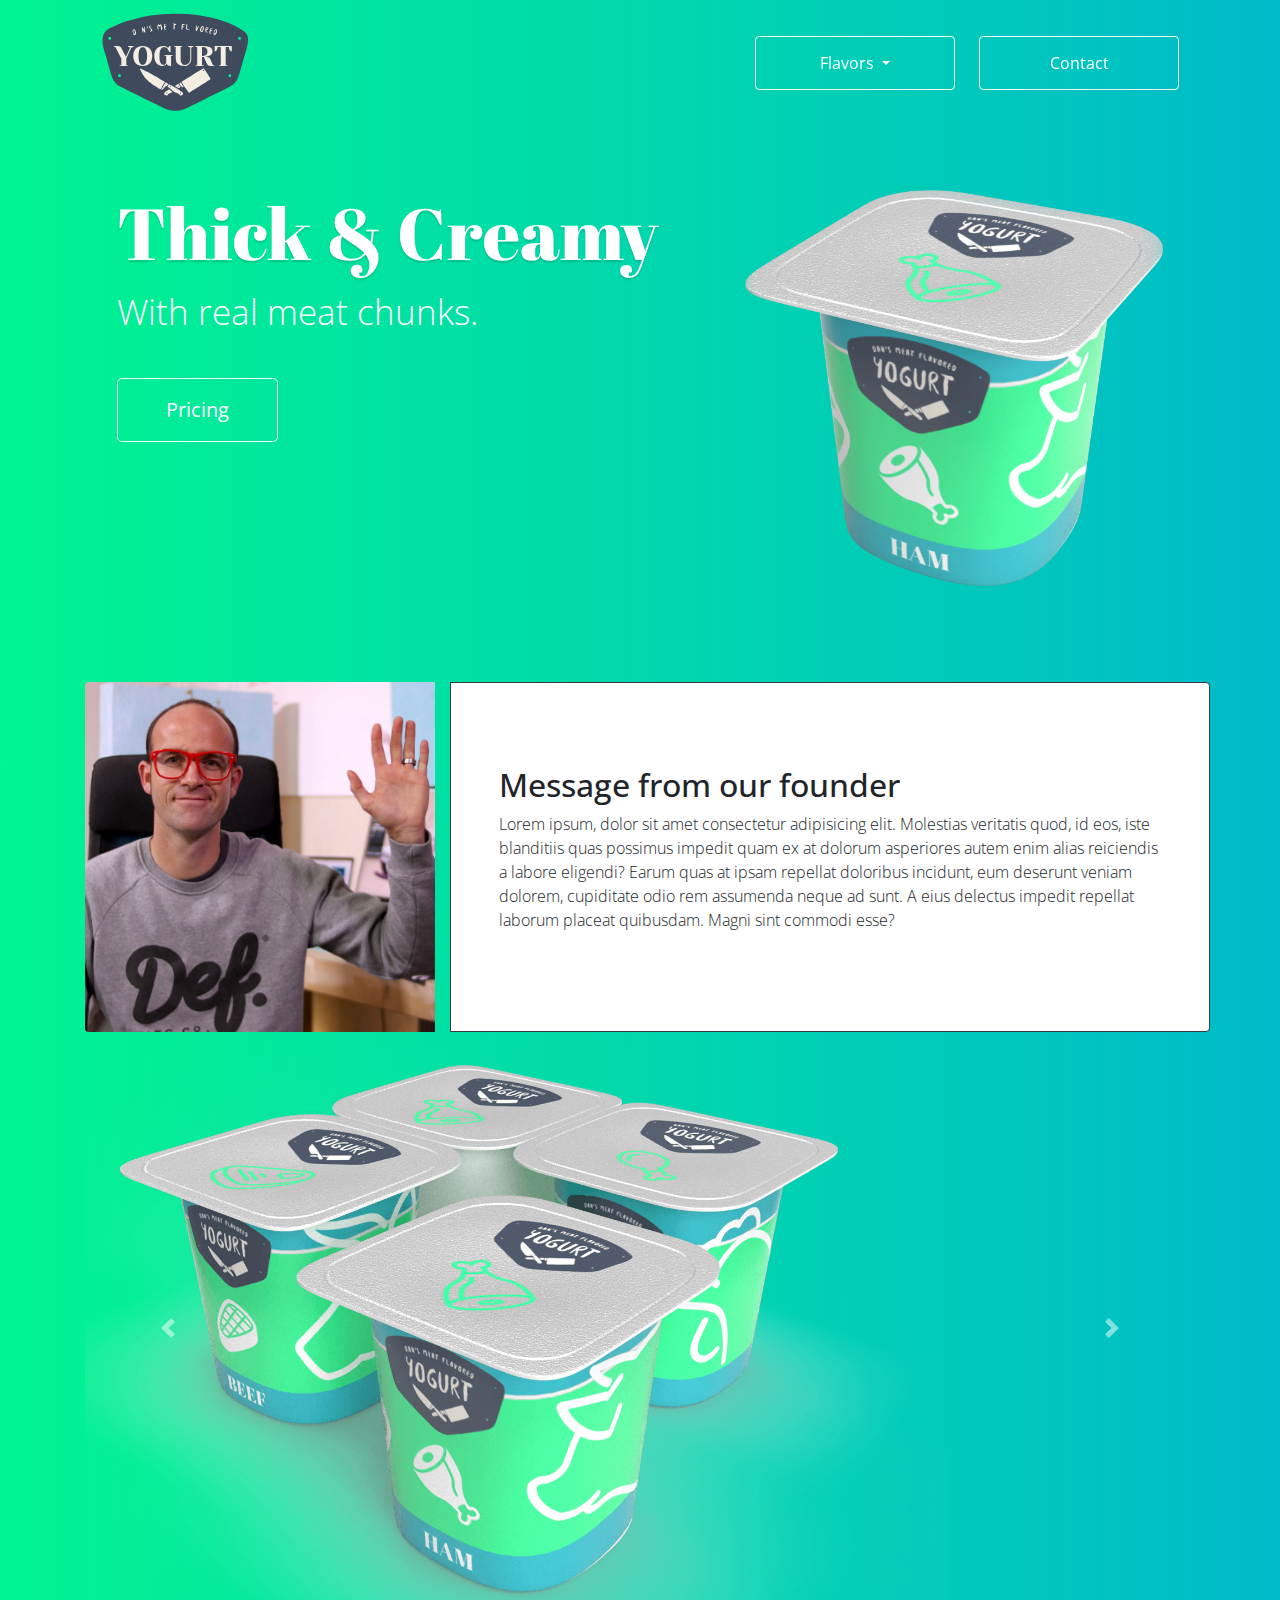
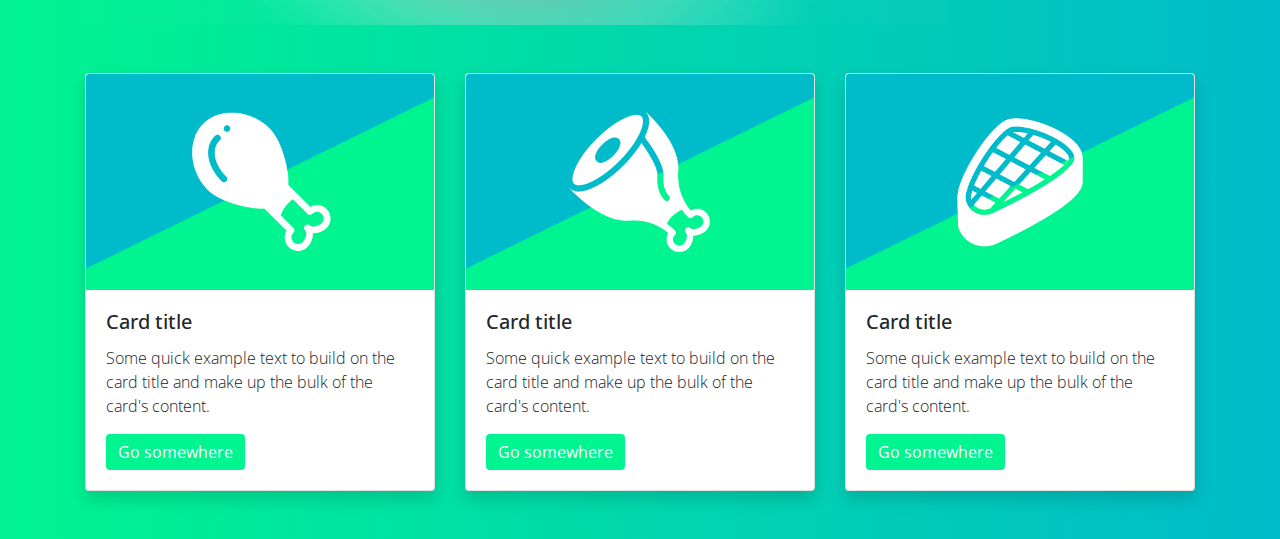
<file: index.html>
<!DOCTYPE html>
<html lang="en">

<head>
    <meta charset="UTF-8">
    <meta name="viewport" content="width=device-width, initial-scale=1.0, shrink-to-fit=no">
    <meta http-equiv="X-UA-Compatible" content="ie=edge">
    <title>Rafsan Jani Rafin's Yogurt - Meat Yogurt in Bangladesh</title>
    <link rel="icon" href="favicon.png" type="image/gif">
    <link href="https://fonts.googleapis.com/css?family=Abril+Fatface|Open+Sans:300,700&display=swap" rel="stylesheet">
    <link rel="stylesheet" href="https://stackpath.bootstrapcdn.com/bootstrap/4.4.1/css/bootstrap.min.css"
        integrity="sha384-Vkoo8x4CGsO3+Hhxv8T/Q5PaXtkKtu6ug5TOeNV6gBiFeWPGFN9MuhOf23Q9Ifjh" crossorigin="anonymous">
    <link rel="stylesheet" href="style.css">
</head>

<body>

    <div class="container">

        <!--------------------------------------- This is the navigation -------------------------------->

        <nav class="navbar navbar-expand-lg navbar-dark sticky-top">
            <a class="navbar-brand img-fluid" href="#"><img src="images/logo.svg" alt="Rafsan's Meat Yogurt" style="width: 150px; height: auto;"></a>
            <button class="navbar-toggler" type="button" data-toggle="collapse" data-target="#navbarSupportedContent"
                aria-controls="navbarSupportedContent" aria-expanded="false" aria-label="Toggle navigation">
                <span class="navbar-toggler-icon"></span>
            </button>

            <div class="collapse navbar-collapse" id="navbarSupportedContent">
                <ul class="navbar-nav ml-auto float-right">

                    <li class="nav-item dropdown  btn btn-light mr-4" style="width: 200px;">
                        <a class="nav-link dropdown-toggle text-white" href="#" id="navbarDropdown" role="button"
                            data-toggle="dropdown" aria-haspopup="true" aria-expanded="false">
                            Flavors
                        </a>

                        <div class="dropdown-menu" aria-labelledby="navbarDropdown">
                            <a class="dropdown-item" href="#">Ham</a>
                            <a class="dropdown-item" href="#">Beef</a>
                            <a class="dropdown-item" href="#">Chicken</a>
                            <a class="dropdown-item" href="#">Fish</a>
                        </div>

                    </li>

                    <li class="nav-item  btn btn-light" style="width: 200px;">
                        <a class="nav-link text-white" href="#">
                            Contact
                        </a>
                    </li>

                </ul>
            </div>
        </nav>


        <!------------------------------------------- This is Jumbotron --------------------------------------------->

        <div class="jumbotron">
            <div class="row">
                <div class="col-12 col-md-7 text-center text-md-left">
                    <h1 class="display-3 text-white drop-shadow">Thick & Creamy</h1>
                    <p class="lead">With real meat chunks.</p>
                    <a class="btn btn-light btn-lg mt-4 px-5 py-3 mb-5 text-white" href="#" role="button">Pricing</a>
        
                </div>
                <div class="col-12 col-md-5">
                    <img src="images/hero1.png" alt="Rafsan's Meat Yogurt" class="img-fluid">
                </div>
            </div>
        
        </div>



        <!----------------------------------------- Founders Message ------------------------------------------------->

        <div class="row">
            <div class="col-12 col-md-4">
                <img src="images/headshot-dan.jpg" alt="" class="img-fluid border rounded-left border-large border-0">
            </div>
            <div class="col-12 col-md-8 p-5 bg-white d-flex align-items-center border border-dark rounded-right border-large">
                <section>
                    <h2>Message from our founder</h2>
                    <p>
                        Lorem ipsum, dolor sit amet consectetur adipisicing elit. Molestias veritatis quod, id eos, iste blanditiis quas possimus impedit quam ex at dolorum asperiores autem enim alias reiciendis a labore eligendi? Earum quas at ipsam repellat doloribus incidunt, eum deserunt veniam dolorem, cupiditate odio rem assumenda neque ad sunt. A eius delectus impedit repellat laborum placeat quibusdam. Magni sint commodi esse?
                    </p>
                </section>
            </div>
        </div>

        <!------------------------------------------This is Carousel-------------------------------------------------->

        <div id="carouselExampleControls" class="carousel slide d-none d-md-block carousel-fade" data-ride="carousel">
            <div class="carousel-inner">
                <div class="carousel-item active">
                    <img src="images/yogurt-1.png" class="d-block w-100" alt="...">
                </div>
                <div class="carousel-item">
                    <img src="images/yogurt-2.png" class="d-block w-100" alt="...">
                </div>
                <div class="carousel-item">
                    <img src="images/yogurt-3.png" class="d-block w-100" alt="...">
                </div>
            </div>
            <a class="carousel-control-prev" href="#carouselExampleControls" role="button" data-slide="prev">
                <span class="carousel-control-prev-icon" aria-hidden="true"></span>
                <span class="sr-only">Previous</span>
            </a>
            <a class="carousel-control-next" href="#carouselExampleControls" role="button" data-slide="next">
                <span class="carousel-control-next-icon" aria-hidden="true"></span>
                <span class="sr-only">Next</span>
            </a>
        </div>

        <!------------------------------------------This is Cards-------------------------------------------------->

                <div class="card-deck-wrapper">
                    <div class="card-deck my-5">
                        <div class="card-block card shadow" style="width: 18rem;">
                            <img src="images/product1.png" class="card-img-top" alt="...">
                            <div class="card-body">
                                <h5 class="card-title">Card title</h5>
                                <p class="card-text">Some quick example text to build on the card title and make up the bulk of the
                                    card's content.</p>
                                <a href="#" class="btn btn-primary stretched-link">Go somewhere</a>
                            </div>
                        </div>
                
                        <div class="card-block card shadow" style="width: 18rem;">
                            <img src="images/product2.png" class="card-img-top" alt="...">
                            <div class="card-body">
                                <h5 class="card-title">Card title</h5>
                                <p class="card-text">Some quick example text to build on the card title and make up the bulk of the
                                    card's content.</p>
                                <a href="#" class="btn btn-primary stretched-link">Go somewhere</a>
                            </div>
                        </div>
                
                        <div class="card-block card shadow" style="width: 18rem;">
                            <img src="images/product3.png" class="card-img-top" alt="...">
                            <div class="card-body">
                                <h5 class="card-title">Card title</h5>
                                <p class="card-text">Some quick example text to build on the card title and make up the bulk of the
                                    card's content.</p>
                                <a href="#" class="btn btn-primary stretched-link">Go somewhere</a>
                            </div>
                        </div>
                    </div>
                </div>













    </div>

















    <script src="https://code.jquery.com/jquery-3.4.1.slim.min.js"
        integrity="sha384-J6qa4849blE2+poT4WnyKhv5vZF5SrPo0iEjwBvKU7imGFAV0wwj1yYfoRSJoZ+n"
        crossorigin="anonymous"></script>
    <script src="https://cdn.jsdelivr.net/npm/popper.js@1.16.0/dist/umd/popper.min.js"
        integrity="sha384-Q6E9RHvbIyZFJoft+2mJbHaEWldlvI9IOYy5n3zV9zzTtmI3UksdQRVvoxMfooAo"
        crossorigin="anonymous"></script>
    <script src="https://stackpath.bootstrapcdn.com/bootstrap/4.4.1/js/bootstrap.min.js"
        integrity="sha384-wfSDF2E50Y2D1uUdj0O3uMBJnjuUD4Ih7YwaYd1iqfktj0Uod8GCExl3Og8ifwB6"
        crossorigin="anonymous"></script>
</body>

</html>
</file>
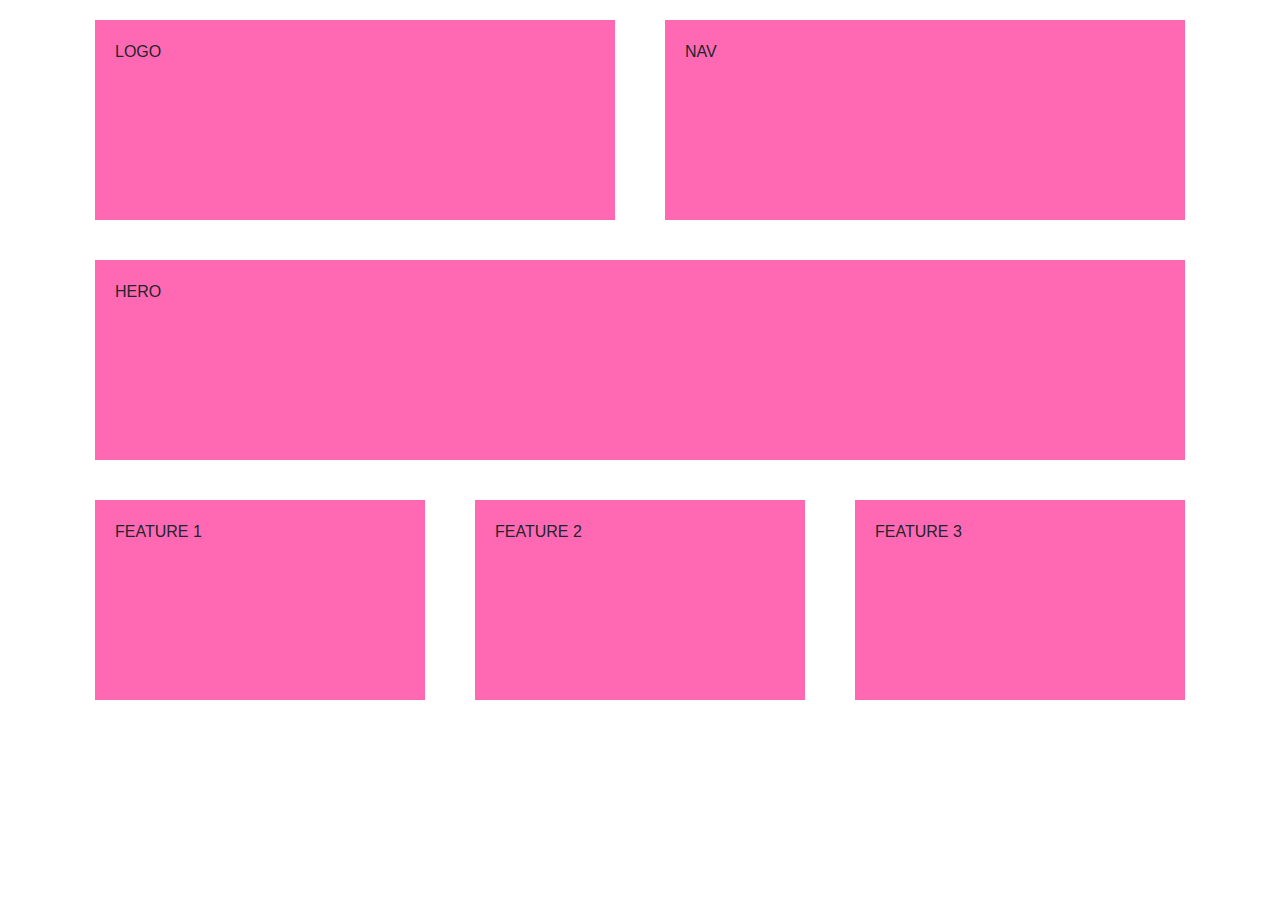
<file: layout-a.html>
<!DOCTYPE html>
<html lang="en">
<head>
    <meta charset="UTF-8">
    <meta name="viewport" content="width=device-width, initial-scale=1.0, shrink-to-fit=no">
    <meta http-equiv="X-UA-Compatible" content="ie=edge">
    <title>Document</title>
    <link rel="stylesheet" href="https://stackpath.bootstrapcdn.com/bootstrap/4.4.1/css/bootstrap.min.css"
        integrity="sha384-Vkoo8x4CGsO3+Hhxv8T/Q5PaXtkKtu6ug5TOeNV6gBiFeWPGFN9MuhOf23Q9Ifjh" crossorigin="anonymous">

    <style>
        .mybox {
            background-color: hotpink;
            min-height: 200px;
            margin: 20px 10px;
            padding: 20px;
        }
    </style>
</head>
<body>
    

    <div class="container">
        <div class="row">
            <div class="col">
                <div class="mybox">LOGO</div>
            </div>
            <div class="col">
                <div class="mybox">NAV</div>
            </div>
        </div>


        <div class="row">
            <div class="col">
                <div class="mybox">HERO</div>
            </div>
        </div>


        <div class="row">
            <div class="col">
                <div class="mybox">FEATURE 1</div>
            </div>
            <div class="col">
                <div class="mybox">FEATURE 2</div>
            </div>
            <div class="col">
                <div class="mybox">FEATURE 3</div>
            </div>
        </div>







    </div>



</body>
</html>
</file>
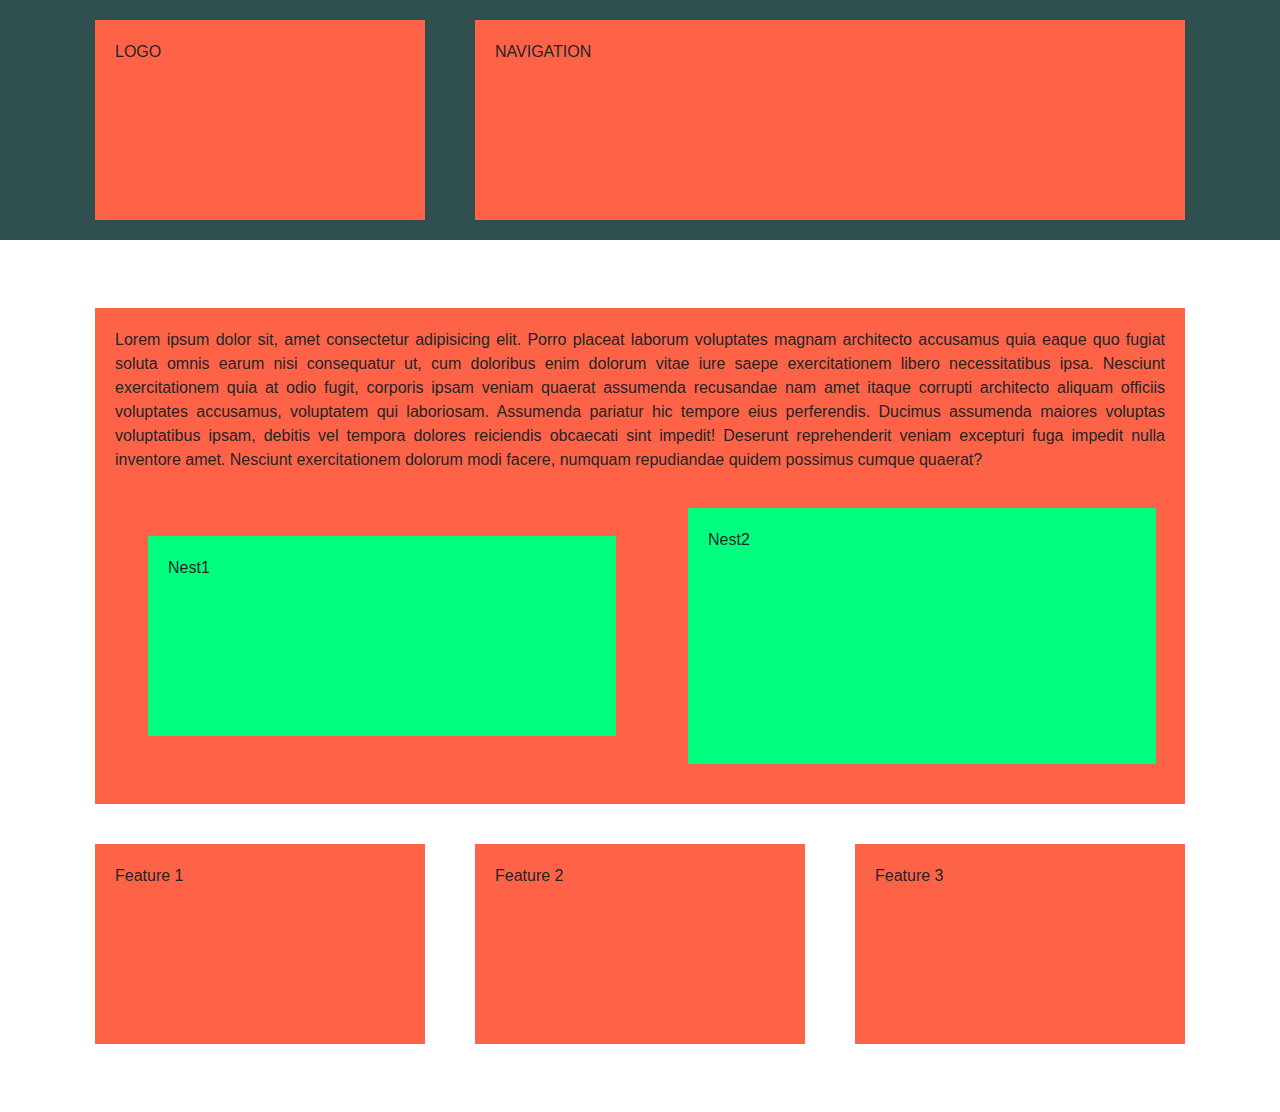
<file: layout-b.html>
<!DOCTYPE html>
<html lang="en">

<head>
    <meta charset="UTF-8">
    <meta name="viewport" content="width=device-width, initial-scale=1, shrink-to-fit=no">
    <meta http-equiv="X-UA-Compatible" content="ie=edge">
    <title>Document</title>
    <link rel="stylesheet" href="https://stackpath.bootstrapcdn.com/bootstrap/4.3.1/css/bootstrap.min.css"
        integrity="sha384-ggOyR0iXCbMQv3Xipma34MD+dH/1fQ784/j6cY/iJTQUOhcWr7x9JvoRxT2MZw1T" crossorigin="anonymous">
    <style>
        .mybox1 {
            background-color: tomato;
            min-height: 200px;
            margin: 20px 10px;
            padding: 20px;
        }

        .mybox2 {
            background-color: springgreen;
            min-height: 200px;
            margin: 20px 10px;
            padding: 20px;
        }

        .mybg1 {
            background-color: darkslategray;
        }
    </style>
</head>

<body>

    <header class="container-fluid mybg1 mb-5">
        <div class="container">
            <div class="row">
                <div class="col-4">
                    <div class="mybox1">LOGO</div>
                </div>
                <nav class="col">
                    <div class="mybox1">NAVIGATION</div>
                </nav>
            </div>
        </div>
    </header>


    <div class="container">
        <div class="row">
            <div class="col">
                <div class="mybox1">
                    <p class="text-justify">Lorem ipsum dolor sit, amet consectetur adipisicing elit. Porro
                        placeat laborum voluptates magnam architecto accusamus quia eaque quo fugiat soluta omnis earum
                        nisi consequatur ut, cum doloribus enim dolorum vitae iure saepe exercitationem libero
                        necessitatibus ipsa. Nesciunt exercitationem quia at odio fugit, corporis ipsam veniam quaerat
                        assumenda recusandae nam amet itaque corrupti architecto aliquam officiis voluptates accusamus,
                        voluptatem qui laboriosam. Assumenda pariatur hic tempore eius perferendis. Ducimus assumenda
                        maiores voluptas voluptatibus ipsam, debitis vel tempora dolores reiciendis obcaecati sint
                        impedit! Deserunt reprehenderit veniam excepturi fuga impedit nulla inventore amet. Nesciunt
                        exercitationem dolorum modi facere, numquam repudiandae quidem possimus cumque quaerat?</p>
                    <div class="row">
                        <div class="col mybox2 m-5">Nest1</div>
                        <div class="col mybox2 mx-4">Nest2</div>
                    </div>
                </div>
            </div>
        </div>

        <div class="row mb-5">
            <div class="col">
                <div class="mybox1">Feature 1</div>
            </div>
            <div class="col">
                <div class="mybox1">Feature 2</div>
            </div>
            <div class="col">
                <div class="mybox1">Feature 3</div>
            </div>
        </div>


    </div>





</body>

</html>
</file>
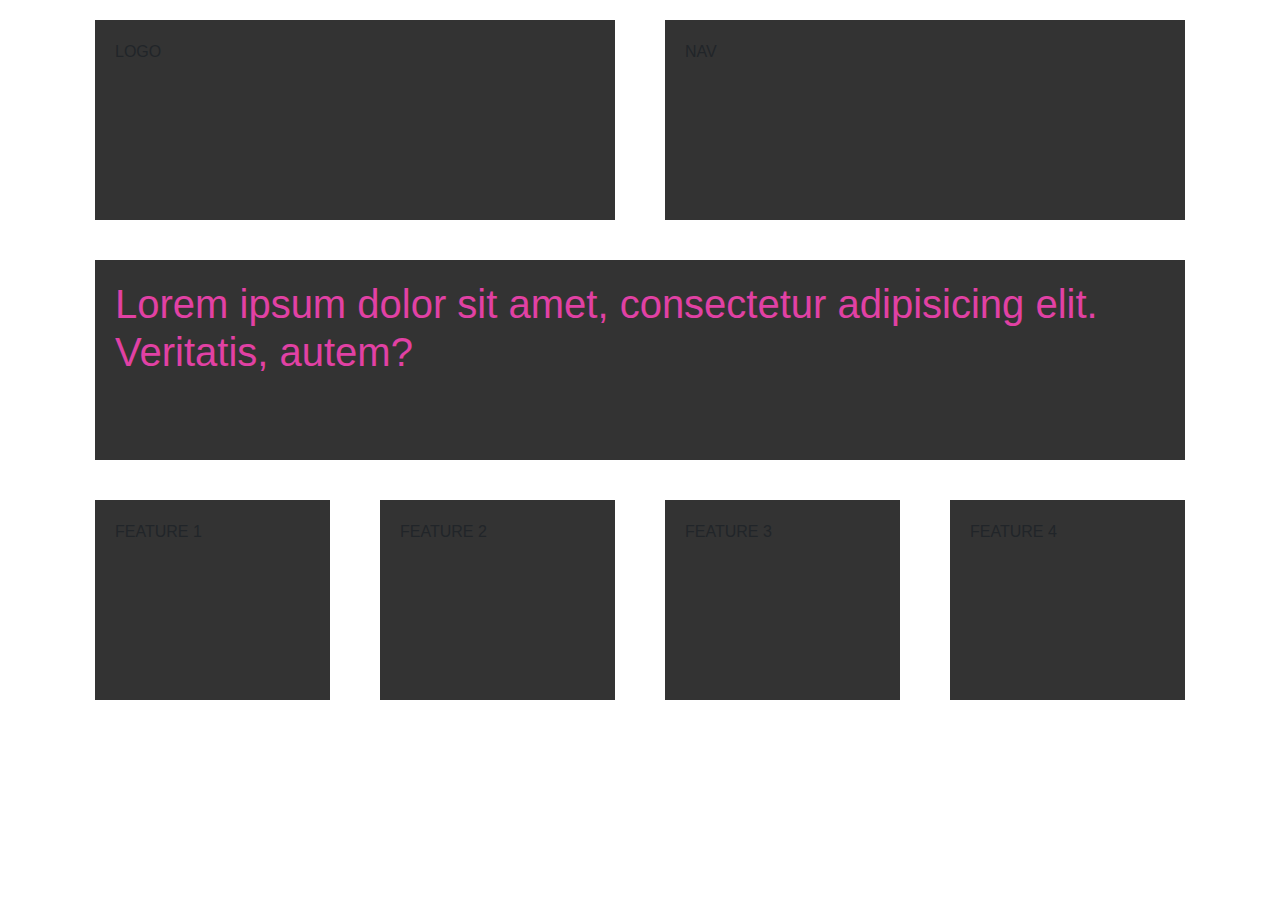
<file: layout-c.html>
<!DOCTYPE html>
<html lang="en">

<head>
    <meta charset="UTF-8">
    <meta name="viewport" content="width=device-width, initial-scale=1, shrink-to-fit=no">
    <meta http-equiv="X-UA-Compatible" content="ie=edge">
    <title>Document</title>
    <link rel="stylesheet" href="https://stackpath.bootstrapcdn.com/bootstrap/4.3.1/css/bootstrap.min.css"
        integrity="sha384-ggOyR0iXCbMQv3Xipma34MD+dH/1fQ784/j6cY/iJTQUOhcWr7x9JvoRxT2MZw1T" crossorigin="anonymous">
    <link rel="stylesheet" href="layout-c.css">

</head>

<body>

    

    <div class="container">
        <div class="row">
            <div class="col-12 col-md-6">
                <div class="mybox1">LOGO</div>
            </div>
            <div class="col">
                <div class="mybox1">NAV</div>
            </div>
        </div>


        <div class="row">
            <div class="col">
                <div class="mybox1"><h1>Lorem ipsum dolor sit amet, consectetur adipisicing elit. Veritatis, autem?</h1></div>
            </div>
        </div>

        <div class="row">
            <div class="col-12 col-md-4 col-lg-3">
                <div class="mybox1">FEATURE 1</div>
            </div>
            <div class="col-12 col-md-4 col-lg-3">
                <div class="mybox1">FEATURE 2</div>
            </div>
            <div class="col-12 col-md-4 col-lg-3">
                <div class="mybox1">FEATURE 3</div>
            </div>
            <div class="col-12 col-md-4 col-lg-3 d-md-none d-lg-block">
                <div class="mybox1">FEATURE 4</div>
            </div>
        </div>













    </div>


</body>

</html>
</file>
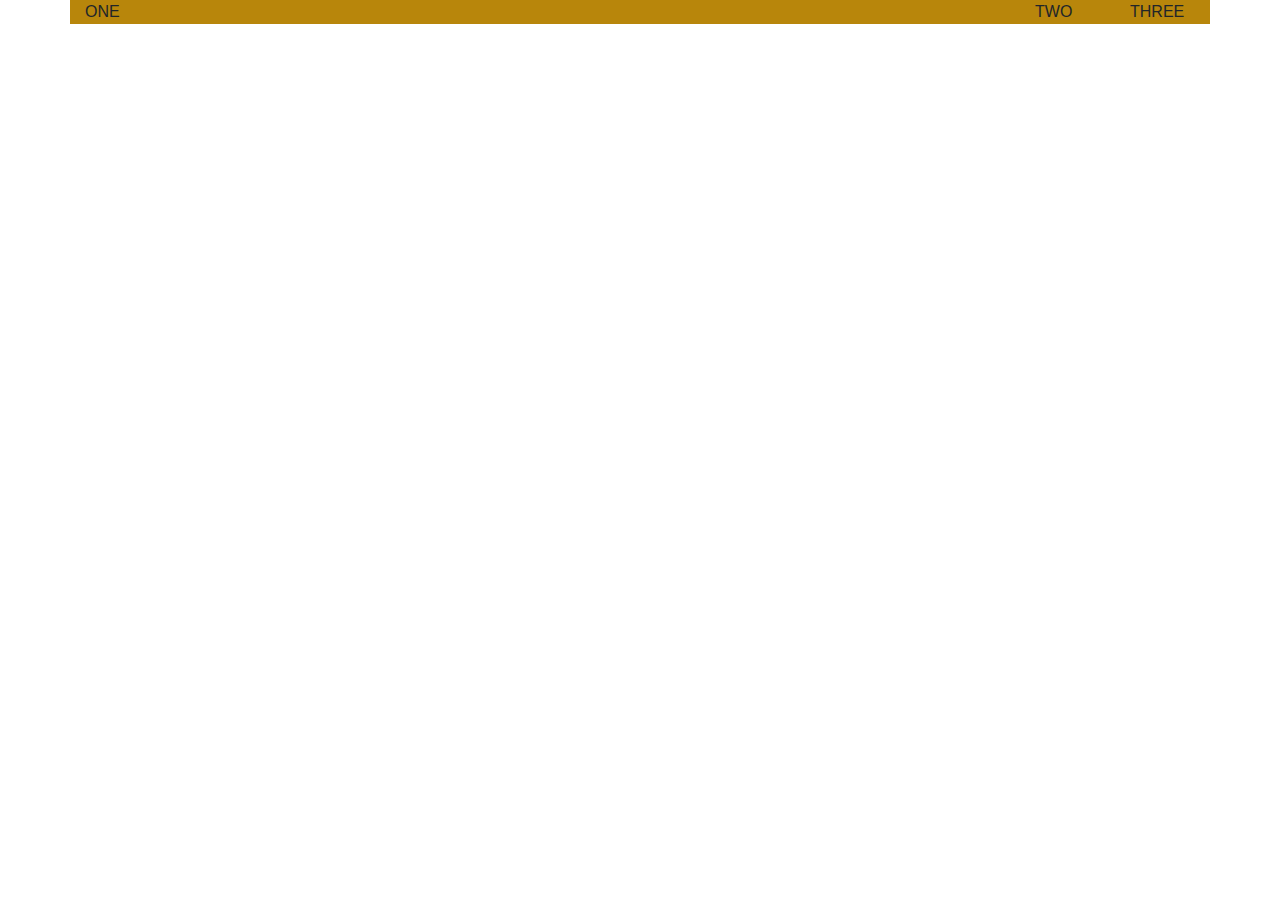
<file: overview-layout.html>
<!DOCTYPE html>
<html lang="en">
<head>
    <meta charset="UTF-8">
    <meta name="viewport" content="width=device-width, initial-scale=1.0, shrink-to-fit=no">
    <meta http-equiv="X-UA-Compatible" content="ie=edge">
    <title>Document</title>
    <link rel="stylesheet" href="https://stackpath.bootstrapcdn.com/bootstrap/4.4.1/css/bootstrap.min.css" integrity="sha384-Vkoo8x4CGsO3+Hhxv8T/Q5PaXtkKtu6ug5TOeNV6gBiFeWPGFN9MuhOf23Q9Ifjh" crossorigin="anonymous">

    <style>
        .container {
            background-color: darkgoldenrod;
        }    
    </style>
</head>
<body>
    <div class="container">
        <div class="row">
            <div class="col-lg-10 col-sm-6">ONE</div>
            <div class="col-lg-1 col-sm-3">TWO</div>
            <div class="col-lg-1 col-sm-3">THREE</div>
        </div>
    </div>
    

</body>
</html>
</file>
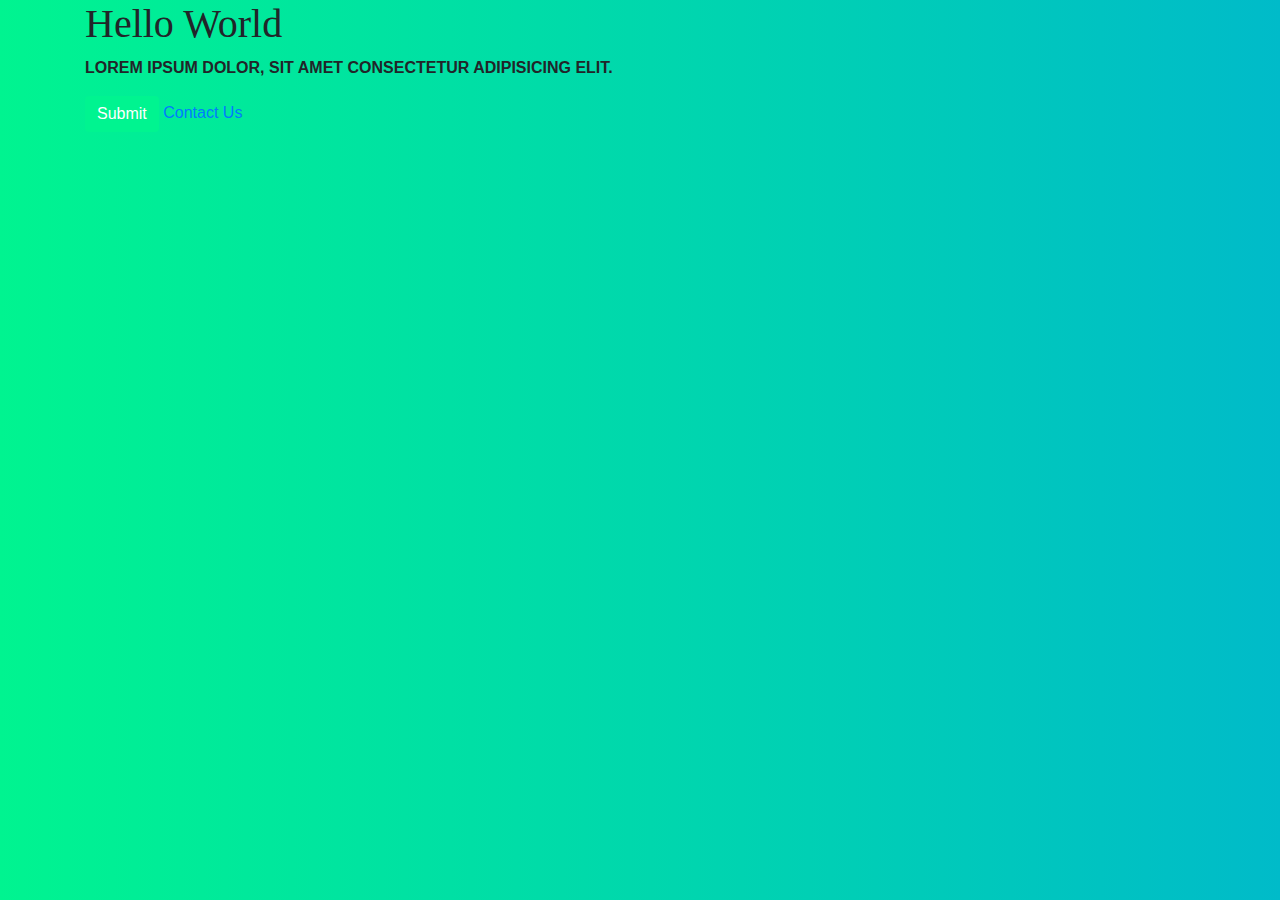
<file: overview-styles.html>
<!DOCTYPE html>
<html lang="en">

<head>
    <meta charset="UTF-8">
    <meta name="viewport" content="width=device-width, initial-scale=1.0, shrink-to-fit=no">
    <meta http-equiv="X-UA-Compatible" content="ie=edge">
    <title>Document</title>
    <link rel="stylesheet" href="https://stackpath.bootstrapcdn.com/bootstrap/4.4.1/css/bootstrap.min.css"
        integrity="sha384-Vkoo8x4CGsO3+Hhxv8T/Q5PaXtkKtu6ug5TOeNV6gBiFeWPGFN9MuhOf23Q9Ifjh" crossorigin="anonymous">
    <link rel="stylesheet" href="style.css">
</head>

<body>

    <div class="container">

        <h1>Hello World</h1>

        <p class="text-uppercase font-weight-bold">Lorem ipsum dolor, sit amet consectetur adipisicing elit.</p>

        <button class="btn btn-primary">Submit</button>

            <a href="#">Contact Us</a>










    </div>

















    <script src="https://code.jquery.com/jquery-3.4.1.slim.min.js"
        integrity="sha384-J6qa4849blE2+poT4WnyKhv5vZF5SrPo0iEjwBvKU7imGFAV0wwj1yYfoRSJoZ+n"
        crossorigin="anonymous"></script>
    <script src="https://cdn.jsdelivr.net/npm/popper.js@1.16.0/dist/umd/popper.min.js"
        integrity="sha384-Q6E9RHvbIyZFJoft+2mJbHaEWldlvI9IOYy5n3zV9zzTtmI3UksdQRVvoxMfooAo"
        crossorigin="anonymous"></script>
    <script src="https://stackpath.bootstrapcdn.com/bootstrap/4.4.1/js/bootstrap.min.js"
        integrity="sha384-wfSDF2E50Y2D1uUdj0O3uMBJnjuUD4Ih7YwaYd1iqfktj0Uod8GCExl3Og8ifwB6"
        crossorigin="anonymous"></script>
</body>

</html>
</file>
<file: style.css>
body {
    background-image: linear-gradient(90deg,#00f490, #00bbc9);
    font-family: 'Open Sans', sans-serif;
    font-weight: 300;
}

h1 {
    font-family: 'Abril Fatface', cursive;
}

.jumbotron {
    background-color: #e9ecef00;
}

.drop-shadow {
    text-shadow: 0px 2px 2px rgba(0, 0, 0, 0.15);
}

.lead {
    color: white;
    font-size: 2.2rem;
}

.btn-light {
    background-color: rgba(0, 128, 128, 0);
}

.btn-light:hover {
    background-color: rgba(255, 255, 255, 0.2);
}

.btn-primary, .btn-primary:hover {
    background-color: #00f490;
    border: #00f490;
}
</file>
<file: layout-c.css>
.mybox1 {
    background-color: rgb(51, 51, 51);
    min-height: 200px;
    margin: 20px 10px;
    padding: 20px;
}

h1 {
    color: royalblue;
}

/* // Extra small devices (portrait phones, less than 576px)
// No media query for `xs` since this is the default in Bootstrap */

/* // Small devices (landscape phones, 576px and up) */
@media (min-width: 576px) { 
    h1 {
        color: rgb(225, 214, 65);
    }
 }

/* // Medium devices (tablets, 768px and up) */
@media (min-width: 768px) { 
    h1 {
        color: rgb(225, 65, 65);
    }
 }

/* // Large devices (desktops, 992px and up) */
@media (min-width: 992px) { 
    h1 {
        color: rgb(225, 65, 164);
    }
 }

/* // Extra large devices (large desktops, 1200px and up) */
@media (min-width: 1200px) { 
    
 }
</file>
